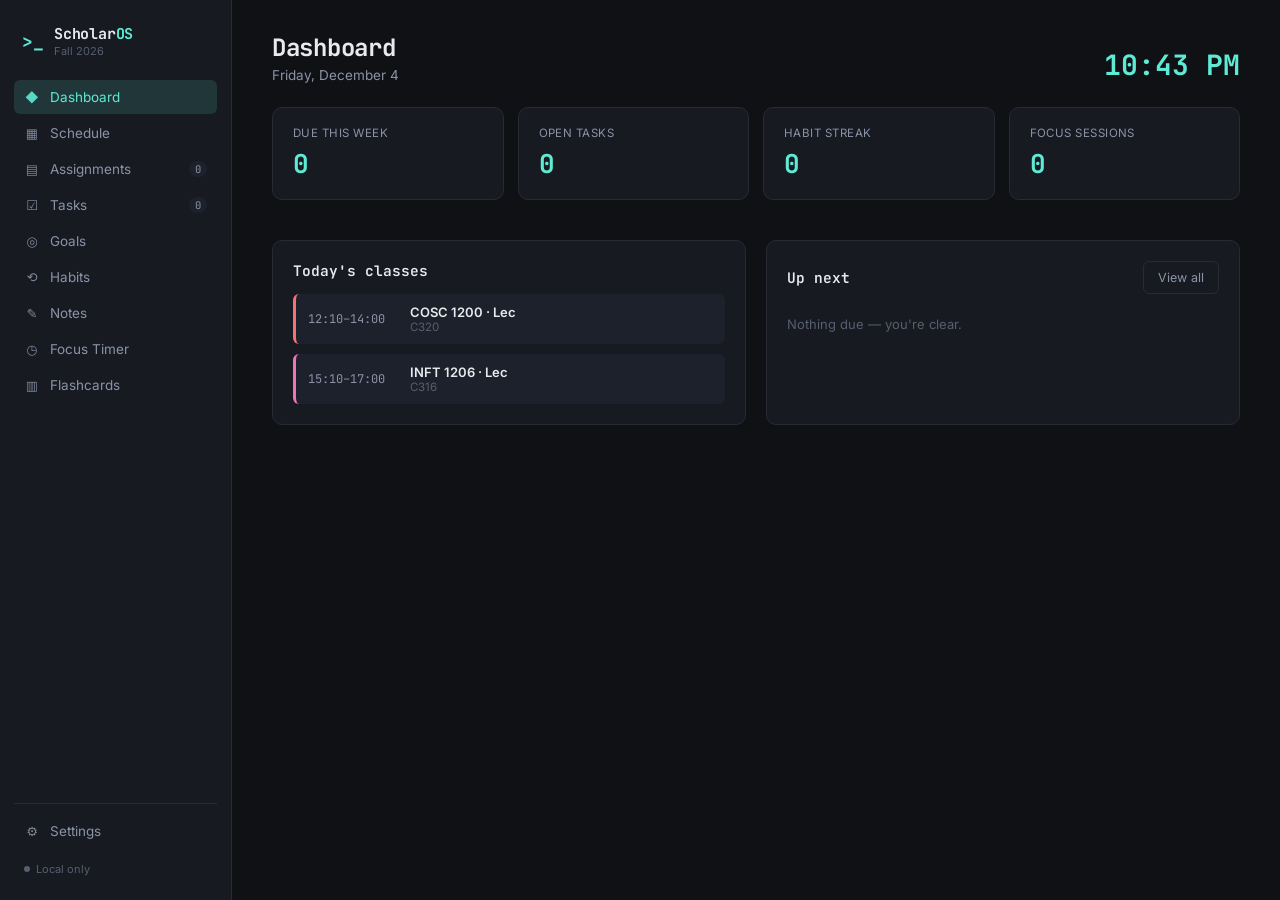
<file: index.html>
<!DOCTYPE html>
<html lang="en">
<head>
<meta charset="UTF-8">
<meta name="viewport" content="width=device-width, initial-scale=1.0, viewport-fit=cover">
<meta name="theme-color" content="#0F1115">
<title>Scholar OS</title>
<link rel="manifest" href="manifest.json">

<!-- iOS home screen support -->
<meta name="apple-mobile-web-app-capable" content="yes">
<meta name="apple-mobile-web-app-status-bar-style" content="black-translucent">
<meta name="apple-mobile-web-app-title" content="Scholar OS">
<link rel="apple-touch-icon" href="icons/icon-180.png">
<link rel="icon" type="image/png" sizes="32x32" href="icons/icon-32.png">
<link rel="icon" type="image/png" sizes="16x16" href="icons/icon-16.png">
<link rel="stylesheet" href="styles.css">
<link rel="preconnect" href="https://fonts.googleapis.com">
<link href="https://fonts.googleapis.com/css2?family=JetBrains+Mono:wght@400;500;600;700;800&family=Inter:wght@400;500;600;700&display=swap" rel="stylesheet">
</head>
<body>

<!-- Mobile top bar (sibling of app-shell on purpose — must never be a flex item of the sidebar/main row) -->
<div class="mobile-bar">
  <button id="menuToggle" class="menu-toggle">☰</button>
  <span class="brand-name-sm">Scholar<em>OS</em></span>
  <span class="mobile-clock" id="mobileClock"></span>
</div>

<div class="app-shell">

  <!-- Sidebar -->
  <nav class="sidebar" id="sidebar">
    <div class="brand">
      <span class="brand-mark">&gt;_</span>
      <div class="brand-text">
        <span class="brand-name">Scholar<em>OS</em></span>
        <span class="brand-term" id="brandTerm">Fall 2026</span>
      </div>
    </div>

    <div class="nav-group">
      <button class="nav-item active" data-view="dashboard">
        <span class="nav-ico">◆</span> Dashboard
      </button>
      <button class="nav-item" data-view="schedule">
        <span class="nav-ico">▦</span> Schedule
      </button>
      <button class="nav-item" data-view="assignments">
        <span class="nav-ico">▤</span> Assignments
        <span class="nav-badge" id="badgeAssignments">0</span>
      </button>
      <button class="nav-item" data-view="tasks">
        <span class="nav-ico">☑</span> Tasks
        <span class="nav-badge" id="badgeTasks">0</span>
      </button>
      <button class="nav-item" data-view="goals">
        <span class="nav-ico">◎</span> Goals
      </button>
      <button class="nav-item" data-view="habits">
        <span class="nav-ico">⟲</span> Habits
      </button>
      <button class="nav-item" data-view="notes">
        <span class="nav-ico">✎</span> Notes
      </button>
      <button class="nav-item" data-view="pomodoro">
        <span class="nav-ico">◷</span> Focus Timer
      </button>
      <button class="nav-item" data-view="flashcards">
        <span class="nav-ico">▥</span> Flashcards
      </button>
    </div>

    <div class="nav-footer">
      <button class="nav-item" data-view="settings">
        <span class="nav-ico">⚙</span> Settings
      </button>
      <div class="sync-status" id="syncStatus">
        <span class="dot"></span> Local only
      </div>
    </div>
  </nav>

  <!-- Main -->
  <main class="main">

    <!-- DASHBOARD -->
    <section class="view active" id="view-dashboard">
      <header class="view-header">
        <div>
          <h1>Dashboard</h1>
          <p class="sub" id="todayLine">Today</p>
        </div>
        <div class="clock-block">
          <span class="clock" id="clock">--:--</span>
        </div>
      </header>

      <div class="grid-cards">
        <div class="card stat">
          <span class="stat-label">Due this week</span>
          <span class="stat-num" id="statDueWeek">0</span>
        </div>
        <div class="card stat">
          <span class="stat-label">Open tasks</span>
          <span class="stat-num" id="statOpenTasks">0</span>
        </div>
        <div class="card stat">
          <span class="stat-label">Habit streak</span>
          <span class="stat-num" id="statStreak">0</span>
        </div>
        <div class="card stat">
          <span class="stat-label">Focus sessions</span>
          <span class="stat-num" id="statFocus">0</span>
        </div>
      </div>

      <div class="grid-two">
        <div class="card">
          <div class="card-head">
            <h2>Today's classes</h2>
          </div>
          <div id="todayClasses" class="today-classes"></div>
        </div>

        <div class="card">
          <div class="card-head">
            <h2>Up next</h2>
            <button class="btn-ghost" data-view-link="assignments">View all</button>
          </div>
          <div id="upcomingList" class="upcoming-list"></div>
        </div>
      </div>
    </section>

    <!-- SCHEDULE -->
    <section class="view" id="view-schedule">
      <header class="view-header">
        <div>
          <h1>Schedule</h1>
          <p class="sub" id="scheduleSub">DC Fall 2026 · Sep 8 – Dec 18</p>
        </div>
      </header>

      <div class="card schedule-card">
        <div class="timetable-wrap">
          <div class="timetable" id="timetable"></div>
        </div>
      </div>

      <div class="card">
        <div class="card-head"><h2>Online &amp; non-scheduled</h2></div>
        <div id="onlineCourses" class="online-list"></div>
      </div>
    </section>

    <!-- ASSIGNMENTS -->
    <section class="view" id="view-assignments">
      <header class="view-header">
        <div>
          <h1>Assignments</h1>
          <p class="sub">Everything due, sorted by deadline</p>
        </div>
        <button class="btn-primary" id="addAssignmentBtn">+ New</button>
      </header>
      <div class="card">
        <div id="assignmentsList" class="list"></div>
      </div>
    </section>

    <!-- TASKS -->
    <section class="view" id="view-tasks">
      <header class="view-header">
        <div>
          <h1>Tasks</h1>
          <p class="sub">Quick to-dos, not tied to a course</p>
        </div>
        <button class="btn-primary" id="addTaskBtn">+ New</button>
      </header>
      <div class="card">
        <div id="tasksList" class="list"></div>
      </div>
    </section>

    <!-- GOALS -->
    <section class="view" id="view-goals">
      <header class="view-header">
        <div>
          <h1>Goals</h1>
          <p class="sub">Term-length and long-term targets</p>
        </div>
        <button class="btn-primary" id="addGoalBtn">+ New</button>
      </header>
      <div class="card">
        <div id="goalsList" class="list"></div>
      </div>
    </section>

    <!-- HABITS -->
    <section class="view" id="view-habits">
      <header class="view-header">
        <div>
          <h1>Habits</h1>
          <p class="sub">Track daily consistency</p>
        </div>
        <button class="btn-primary" id="addHabitBtn">+ New</button>
      </header>
      <div class="card">
        <div id="habitsList" class="list"></div>
      </div>
    </section>

    <!-- NOTES -->
    <section class="view" id="view-notes">
      <header class="view-header">
        <div>
          <h1>Notes</h1>
          <p class="sub">Rich-text notes per course</p>
        </div>
        <button class="btn-primary" id="addNoteBtn">+ New</button>
      </header>
      <div class="notes-layout">
        <div class="card notes-side">
          <div id="notesList" class="notes-list"></div>
        </div>
        <div class="card notes-editor-card">
          <div class="editor-toolbar" id="editorToolbar">
            <button data-cmd="bold"><b>B</b></button>
            <button data-cmd="italic"><i>I</i></button>
            <button data-cmd="underline"><u>U</u></button>
            <button data-cmd="insertUnorderedList">• List</button>
            <button data-cmd="insertOrderedList">1. List</button>
            <button data-cmd="formatBlock" data-val="H3">H3</button>
          </div>
          <input type="text" id="noteTitleInput" class="note-title-input" placeholder="Note title">
          <select id="noteCourseSelect" class="note-course-select"></select>
          <div id="noteEditor" class="note-editor" contenteditable="true" placeholder="Start typing..."></div>
        </div>
      </div>
    </section>

    <!-- POMODORO -->
    <section class="view" id="view-pomodoro">
      <header class="view-header">
        <div>
          <h1>Focus Timer</h1>
          <p class="sub">Pomodoro-style focus sessions</p>
        </div>
      </header>
      <div class="pomodoro-wrap">
        <div class="card pomodoro-card">
          <div class="pomo-modes">
            <button class="pomo-mode active" data-mode="focus">Focus 25</button>
            <button class="pomo-mode" data-mode="short">Short break 5</button>
            <button class="pomo-mode" data-mode="long">Long break 15</button>
          </div>
          <div class="pomo-ring-wrap">
            <svg class="pomo-ring" viewBox="0 0 200 200">
              <circle class="pomo-ring-bg" cx="100" cy="100" r="90"></circle>
              <circle class="pomo-ring-fg" id="pomoRingFg" cx="100" cy="100" r="90"></circle>
            </svg>
            <div class="pomo-time" id="pomoTime">25:00</div>
          </div>
          <div class="pomo-controls">
            <button class="btn-ghost" id="pomoReset">Reset</button>
            <button class="btn-primary" id="pomoStart">Start</button>
          </div>
          <p class="pomo-sessions">Sessions today: <span id="pomoSessionsToday">0</span></p>
        </div>
      </div>
    </section>

    <!-- FLASHCARDS -->
    <section class="view" id="view-flashcards">
      <header class="view-header">
        <div>
          <h1>Flashcards</h1>
          <p class="sub">Build a deck, then study it</p>
        </div>
        <button class="btn-primary" id="addDeckBtn">+ New deck</button>
      </header>
      <div id="deckGrid" class="deck-grid"></div>

      <div class="card study-card hidden" id="studyCard">
        <div class="card-head">
          <h2 id="studyDeckTitle">Deck</h2>
          <button class="btn-ghost" id="closeStudy">Close</button>
        </div>
        <div class="flashcard" id="flashcard">
          <div class="flashcard-face" id="flashcardFace">Front</div>
        </div>
        <div class="flashcard-controls">
          <button class="btn-ghost" id="cardPrev">← Prev</button>
          <span id="cardProgress">1 / 1</span>
          <button class="btn-ghost" id="cardNext">Next →</button>
        </div>
      </div>
    </section>

    <!-- SETTINGS -->
    <section class="view" id="view-settings">
      <header class="view-header">
        <div>
          <h1>Settings</h1>
          <p class="sub">Data &amp; preferences</p>
        </div>
      </header>
      <div class="card">
        <div class="settings-row">
          <div>
            <h3>Notifications</h3>
            <p class="sub">Get reminders for due assignments</p>
          </div>
          <button class="btn-ghost" id="enableNotifs">Enable</button>
        </div>
        <div class="settings-row">
          <div>
            <h3>Export data</h3>
            <p class="sub">Download everything as JSON</p>
          </div>
          <button class="btn-ghost" id="exportData">Export</button>
        </div>
        <div class="settings-row">
          <div>
            <h3>Import data</h3>
            <p class="sub">Restore from a JSON export</p>
          </div>
          <input type="file" id="importFile" accept="application/json" class="hidden">
          <button class="btn-ghost" id="importData">Import</button>
        </div>
        <div class="settings-row danger">
          <div>
            <h3>Reset app</h3>
            <p class="sub">Erase all local data</p>
          </div>
          <button class="btn-danger" id="resetData">Reset</button>
        </div>
      </div>
    </section>

  </main>
</div>

<!-- Generic modal -->
<div class="modal-backdrop hidden" id="modalBackdrop">
  <div class="modal" id="modal"></div>
</div>

<div class="toast" id="toast"></div>

<script src="courses.js"></script>
<script src="app.js"></script>
</body>
</html>
</file>
<file: styles.css>
/* =========================================================
   Scholar OS — styles
   Palette: near-black slate + cyan/amber accent (dev-tool feel)
   ========================================================= */

:root{
  --bg: #0F1115;
  --surface: #171A21;
  --surface-2: #1D212B;
  --border: #262B36;
  --text: #E8EAED;
  --text-muted: #8B93A7;
  --text-faint: #565E70;

  --accent: #5EEAD4;
  --accent-dim: #5EEAD422;
  --amber: #F5A623;
  --success: #4ADE80;
  --danger: #F87171;

  --radius: 10px;
  --radius-sm: 6px;

  --font-display: 'JetBrains Mono', 'SF Mono', monospace;
  --font-body: 'Inter', system-ui, sans-serif;

  --sidebar-w: 232px;
}

*{ box-sizing: border-box; }

html, body{
  margin:0; padding:0;
  background: var(--bg);
  color: var(--text);
  font-family: var(--font-body);
  -webkit-font-smoothing: antialiased;
  height: 100%;
  width: 100%;
  max-width: 100%;
  overflow-x: hidden; /* safety net: nothing should ever cause page-level side-scroll */
}

/* JS-driven mobile state (set on <body> by app.js based on actual window width).
   This does not depend on @media query support/caching and always wins via !important,
   so the mobile layout can't silently fail to apply. */
body.is-mobile .sidebar{ display: none !important; }
body.is-mobile .sidebar.open{ display: flex !important; position: fixed !important; z-index: 50; height: 100vh; }
body.is-mobile .mobile-bar{ display: flex !important; }

button, input, select, textarea{ font-family: inherit; }

::selection{ background: var(--accent); color: #0F1115; }

::-webkit-scrollbar{ width: 10px; height: 10px; }
::-webkit-scrollbar-track{ background: transparent; }
::-webkit-scrollbar-thumb{ background: var(--border); border-radius: 8px; }
::-webkit-scrollbar-thumb:hover{ background: #34394633; }

.hidden{ display: none !important; }

/* ---------- App shell ---------- */
.app-shell{
  display: flex;
  min-height: 100vh;
}

/* ---------- Sidebar ---------- */
.sidebar{
  width: var(--sidebar-w);
  flex-shrink: 0;
  background: var(--surface);
  border-right: 1px solid var(--border);
  display: flex;
  flex-direction: column;
  padding: 20px 14px;
  position: sticky;
  top: 0;
  height: 100vh;
}

.brand{
  display: flex;
  align-items: center;
  gap: 10px;
  padding: 6px 8px 22px;
}
.brand-mark{
  font-family: var(--font-display);
  font-weight: 700;
  color: var(--accent);
  font-size: 18px;
}
.brand-text{ display:flex; flex-direction:column; line-height:1.15; }
.brand-name{
  font-family: var(--font-display);
  font-weight: 700;
  font-size: 15px;
  letter-spacing: -0.2px;
}
.brand-name em{ color: var(--accent); font-style: normal; }
.brand-term{
  font-size: 11px;
  color: var(--text-faint);
  margin-top: 2px;
}

.nav-group{ display:flex; flex-direction:column; gap: 2px; flex: 1; }

.nav-item{
  all: unset;
  display: flex;
  align-items: center;
  gap: 10px;
  padding: 9px 10px;
  border-radius: var(--radius-sm);
  color: var(--text-muted);
  font-size: 13.5px;
  cursor: pointer;
  transition: background .15s ease, color .15s ease;
  position: relative;
}
.nav-item:hover{ background: var(--surface-2); color: var(--text); }
.nav-item.active{ background: var(--accent-dim); color: var(--accent); }
.nav-ico{ width: 16px; text-align:center; font-size: 13px; opacity:.9; }
.nav-badge{
  margin-left: auto;
  background: var(--surface-2);
  color: var(--text-muted);
  font-size: 10.5px;
  padding: 1px 6px;
  border-radius: 20px;
  font-family: var(--font-display);
}
.nav-item.active .nav-badge{ background: #0F1115; color: var(--accent); }

.nav-footer{ display:flex; flex-direction:column; gap: 10px; padding-top: 10px; border-top: 1px solid var(--border); }
.sync-status{
  display:flex; align-items:center; gap: 6px;
  font-size: 11px; color: var(--text-faint);
  padding: 4px 10px;
}
.sync-status .dot{
  width:6px; height:6px; border-radius:50%;
  background: var(--text-faint);
}
.sync-status.online .dot{ background: var(--success); }

/* ---------- Mobile bar ---------- */
.mobile-bar{
  display: none;
  align-items: center;
  gap: 12px;
  padding: 14px 16px;
  background: var(--surface);
  border-bottom: 1px solid var(--border);
  position: sticky;
  top: 0;
  z-index: 20;
}
.menu-toggle{
  all: unset; cursor: pointer; font-size: 18px; color: var(--text);
}
.brand-name-sm{
  font-family: var(--font-display); font-weight: 700; font-size: 14px;
}
.brand-name-sm em{ color: var(--accent); font-style: normal; }
.mobile-clock{
  margin-left: auto;
  font-family: var(--font-display);
  font-size: 12px;
  color: var(--text-muted);
}

/* ---------- Main ---------- */
.main{
  flex: 1;
  padding: 32px 40px 80px;
  max-width: 1180px;
}

.view{ display: none; animation: fadeIn .25s ease; }
.view.active{ display: block; }

@keyframes fadeIn{ from{ opacity:0; transform: translateY(4px);} to{ opacity:1; transform:none; } }

.view-header{
  display: flex;
  align-items: flex-end;
  justify-content: space-between;
  margin-bottom: 24px;
  gap: 16px;
  flex-wrap: wrap;
}
.view-header h1{
  font-family: var(--font-display);
  font-size: 24px;
  margin: 0 0 4px;
  letter-spacing: -0.3px;
}
.sub{ color: var(--text-muted); font-size: 13.5px; margin: 0; }

.clock-block{ text-align:right; }
.clock{
  font-family: var(--font-display);
  font-size: 28px;
  color: var(--accent);
  font-weight: 700;
}

/* ---------- Buttons ---------- */
.btn-primary{
  all: unset; cursor:pointer;
  background: var(--accent);
  color: #0B1613;
  font-weight: 600;
  font-size: 13px;
  padding: 9px 16px;
  border-radius: var(--radius-sm);
  transition: filter .15s ease;
}
.btn-primary:hover{ filter: brightness(1.08); }

.btn-ghost{
  all: unset; cursor:pointer;
  color: var(--text-muted);
  border: 1px solid var(--border);
  font-size: 12.5px;
  padding: 8px 14px;
  border-radius: var(--radius-sm);
  transition: all .15s ease;
}
.btn-ghost:hover{ color: var(--text); border-color: var(--text-faint); }

.btn-danger{
  all: unset; cursor:pointer;
  color: var(--danger);
  border: 1px solid #F8717144;
  font-size: 12.5px;
  padding: 8px 14px;
  border-radius: var(--radius-sm);
}
.btn-danger:hover{ background: #F8717115; }

.icon-btn{
  all: unset; cursor: pointer; color: var(--text-faint);
  padding: 4px 6px; border-radius: 4px; font-size: 13px;
}
.icon-btn:hover{ color: var(--text); background: var(--surface-2); }

/* ---------- Cards ---------- */
.card{
  background: var(--surface);
  border: 1px solid var(--border);
  border-radius: var(--radius);
  padding: 20px;
  margin-bottom: 20px;
}
.card-head{
  display:flex; align-items:center; justify-content: space-between;
  margin-bottom: 14px;
}
.card-head h2{ font-size: 14.5px; margin: 0; font-family: var(--font-display); font-weight: 600; }

.grid-cards{
  display: grid;
  grid-template-columns: repeat(4, 1fr);
  gap: 14px;
  margin-bottom: 20px;
}
.card.stat{
  display: flex; flex-direction: column; gap: 6px;
  padding: 18px 20px;
}
.stat-label{ font-size: 11.5px; color: var(--text-muted); text-transform: uppercase; letter-spacing: .04em; }
.stat-num{ font-family: var(--font-display); font-size: 26px; font-weight: 700; color: var(--accent); }

.grid-two{
  display: grid;
  grid-template-columns: 1fr 1fr;
  gap: 20px;
}

/* ---------- Today classes / upcoming ---------- */
.today-classes{ display:flex; flex-direction:column; gap:10px; }
.today-classes .empty, .upcoming-list .empty{ color: var(--text-faint); font-size: 13px; padding: 8px 0;}
.class-row{
  display:flex; align-items:center; gap:10px;
  padding: 10px 12px;
  border-radius: var(--radius-sm);
  background: var(--surface-2);
  border-left: 3px solid var(--accent);
}
.class-row .time{ font-family: var(--font-display); font-size: 12px; color: var(--text-muted); min-width: 92px; }
.class-row .meta{ display:flex; flex-direction:column; }
.class-row .code{ font-weight: 600; font-size: 13px; }
.class-row .room{ font-size: 11.5px; color: var(--text-faint); }

.upcoming-list{ display:flex; flex-direction:column; gap:8px; }
.upcoming-row{
  display:flex; align-items:center; gap:10px;
  padding: 9px 4px;
  border-bottom: 1px solid var(--border);
  font-size: 13px;
}
.upcoming-row:last-child{ border-bottom:none; }
.upcoming-row .chip{ flex-shrink:0; }
.upcoming-row .title{ flex:1; }
.upcoming-row .due{ font-size: 11.5px; color: var(--text-faint); font-family: var(--font-display); }
.upcoming-row.overdue .due{ color: var(--danger); }

.chip{
  display:inline-flex; align-items:center;
  font-size: 10.5px; font-family: var(--font-display);
  padding: 2px 7px; border-radius: 4px;
  font-weight: 600;
}

/* ---------- Timetable ---------- */
.schedule-card{ overflow-x: auto; }
.timetable-wrap{ min-width: 720px; }
.timetable{
  display: grid;
  grid-template-columns: 56px repeat(5, 1fr);
  grid-auto-rows: 26px;
  position: relative;
}
.tt-head{
  font-family: var(--font-display);
  font-size: 11.5px;
  color: var(--text-muted);
  text-align:center;
  padding-bottom: 8px;
  border-bottom: 1px solid var(--border);
  position: sticky; top:0;
}
.tt-hourlabel{
  font-size: 10.5px; color: var(--text-faint);
  text-align: right; padding-right: 8px;
  font-family: var(--font-display);
  transform: translateY(-6px);
}
.tt-gridline{ border-top: 1px solid var(--border); grid-column: 2 / -1; }
.tt-block{
  border-radius: 6px;
  padding: 5px 7px;
  font-size: 11px;
  line-height: 1.3;
  color: #0B1613;
  overflow: hidden;
  cursor: default;
  margin: 1px 2px;
}
.tt-block .b-code{ font-weight: 700; font-family: var(--font-display); display:block; }
.tt-block .b-meta{ font-size: 10px; opacity: .85; }

.online-list{ display:flex; flex-wrap:wrap; gap: 8px; }
.online-chip{
  display:flex; flex-direction:column; gap:2px;
  padding: 8px 12px; border-radius: var(--radius-sm);
  background: var(--surface-2); border-left: 3px solid var(--accent);
  font-size: 12px; min-width: 180px;
}
.online-chip .code{ font-weight:700; font-family: var(--font-display); font-size:12px; }
.online-chip .title{ color: var(--text-muted); font-size: 11.5px; }

/* ---------- Lists (assignments/tasks/goals/habits) ---------- */
.list{ display:flex; flex-direction:column; gap: 8px; }
.list .empty{ color: var(--text-faint); font-size: 13px; padding: 20px 4px; text-align:center; }

.item-row{
  display:flex; align-items:center; gap: 12px;
  padding: 12px 14px;
  background: var(--surface-2);
  border-radius: var(--radius-sm);
  border: 1px solid transparent;
  transition: border-color .15s ease;
}
.item-row:hover{ border-color: var(--border); }
.item-row.done{ opacity: .5; }
.item-row.done .item-title{ text-decoration: line-through; }

.item-check{
  width: 18px; height: 18px; border-radius: 5px;
  border: 1.5px solid var(--text-faint);
  cursor: pointer; flex-shrink:0;
  display:flex; align-items:center; justify-content:center;
  font-size: 11px; color: var(--bg);
}
.item-check.checked{ background: var(--accent); border-color: var(--accent); }

.item-body{ flex:1; min-width:0; }
.item-title{ font-size: 13.5px; font-weight: 500; }
.item-sub{ font-size: 11.5px; color: var(--text-faint); margin-top: 2px; display:flex; gap:8px; align-items:center; flex-wrap:wrap; }

.item-actions{ display:flex; gap: 4px; }

.priority-dot{ width:7px; height:7px; border-radius:50%; flex-shrink:0; }
.priority-high{ background: var(--danger); }
.priority-med{ background: var(--amber); }
.priority-low{ background: var(--success); }

/* ---------- Goals / habits ---------- */
.goal-row .progress-track{
  height: 6px; background: var(--border); border-radius: 4px; overflow:hidden; margin-top:6px; width: 100%;
}
.goal-row .progress-fill{ height:100%; background: var(--accent); }

.habit-row .habit-days{ display:flex; gap:4px; margin-top:4px; }
.habit-dayflag{
  width:16px; height:16px; border-radius:4px; background: var(--border);
  font-size:0;
}
.habit-dayflag.filled{ background: var(--accent); }

/* ---------- Notes ---------- */
.notes-layout{
  display:grid; grid-template-columns: 260px 1fr; gap: 20px;
}
.notes-side{ padding: 12px; max-height: 640px; overflow-y:auto; }
.notes-list{ display:flex; flex-direction:column; gap:4px; }
.note-item{
  padding: 10px 12px; border-radius: var(--radius-sm); cursor:pointer;
  border: 1px solid transparent;
}
.note-item:hover{ background: var(--surface-2); }
.note-item.active{ background: var(--accent-dim); border-color: var(--accent); }
.note-item .n-title{ font-size:13px; font-weight:500; }
.note-item .n-meta{ font-size:11px; color:var(--text-faint); margin-top:2px; }

.notes-editor-card{ display:flex; flex-direction:column; gap:10px; min-height: 500px; }
.editor-toolbar{ display:flex; gap:6px; border-bottom:1px solid var(--border); padding-bottom:10px; }
.editor-toolbar button{
  all:unset; cursor:pointer; padding:5px 9px; border-radius:4px; font-size:12px;
  color: var(--text-muted); border: 1px solid var(--border);
}
.editor-toolbar button:hover{ color: var(--text); background: var(--surface-2); }
.note-title-input{
  all:unset; font-size: 18px; font-weight:700; font-family: var(--font-display);
  padding: 4px 0;
}
.note-course-select{
  background: var(--surface-2); border:1px solid var(--border); color: var(--text-muted);
  border-radius: var(--radius-sm); padding: 6px 10px; font-size:12px; width: fit-content;
}
.note-editor{
  flex:1; outline:none; font-size:14px; line-height:1.6; padding: 6px 2px;
}
.note-editor:empty:before{ content: attr(placeholder); color: var(--text-faint); }

/* ---------- Pomodoro ---------- */
.pomodoro-wrap{ display:flex; justify-content:center; }
.pomodoro-card{
  display:flex; flex-direction:column; align-items:center; gap: 18px;
  padding: 32px; max-width: 380px; width:100%;
}
.pomo-modes{ display:flex; gap:6px; background: var(--surface-2); padding:4px; border-radius: 8px; }
.pomo-mode{
  all:unset; cursor:pointer; font-size:11.5px; padding:7px 11px; border-radius:6px; color: var(--text-muted);
}
.pomo-mode.active{ background: var(--accent); color:#0B1613; font-weight:600; }

.pomo-ring-wrap{ position: relative; width: 220px; height: 220px; }
.pomo-ring{ width:100%; height:100%; transform: rotate(-90deg); }
.pomo-ring-bg{ fill:none; stroke: var(--border); stroke-width: 10; }
.pomo-ring-fg{
  fill:none; stroke: var(--accent); stroke-width: 10; stroke-linecap: round;
  stroke-dasharray: 565.48; stroke-dashoffset: 0;
  transition: stroke-dashoffset 1s linear;
}
.pomo-time{
  position:absolute; inset:0; display:flex; align-items:center; justify-content:center;
  font-family: var(--font-display); font-size: 38px; font-weight:700;
}
.pomo-controls{ display:flex; gap:10px; }
.pomo-sessions{ font-size:12px; color: var(--text-faint); }

/* ---------- Flashcards ---------- */
.deck-grid{
  display:grid; grid-template-columns: repeat(auto-fill, minmax(220px,1fr)); gap:14px; margin-bottom: 20px;
}
.deck-card{
  background: var(--surface); border:1px solid var(--border); border-radius: var(--radius);
  padding: 16px; cursor:pointer; transition: border-color .15s ease;
}
.deck-card:hover{ border-color: var(--accent); }
.deck-card h3{ font-size:14px; margin:0 0 4px; font-family: var(--font-display); }
.deck-card p{ font-size:11.5px; color: var(--text-faint); margin:0; }

.flashcard{
  height: 220px; border-radius: var(--radius); background: var(--surface-2);
  display:flex; align-items:center; justify-content:center; text-align:center;
  padding: 24px; cursor:pointer; font-size:17px; user-select:none;
  border: 1px solid var(--border);
}
.flashcard-controls{ display:flex; align-items:center; justify-content:space-between; margin-top: 14px; }
.flashcard-controls span{ font-size:12px; color: var(--text-faint); font-family: var(--font-display); }

/* ---------- Settings ---------- */
.settings-row{
  display:flex; align-items:center; justify-content:space-between;
  padding: 16px 4px; border-bottom: 1px solid var(--border);
  gap: 16px;
}
.settings-row:last-child{ border-bottom:none; }
.settings-row h3{ font-size: 13.5px; margin:0 0 2px; }
.settings-row.danger h3{ color: var(--danger); }

/* ---------- Modal ---------- */
.modal-backdrop{
  position: fixed; inset:0; background: #05060888;
  display:flex; align-items:center; justify-content:center;
  z-index: 100; backdrop-filter: blur(2px);
}
.modal{
  background: var(--surface); border:1px solid var(--border); border-radius: var(--radius);
  padding: 22px; width: 420px; max-width: 92vw; max-height: 86vh; overflow-y:auto;
}
.modal h3{ margin: 0 0 16px; font-family: var(--font-display); font-size: 16px; }
.form-row{ margin-bottom: 12px; display:flex; flex-direction:column; gap:6px; }
.form-row label{ font-size: 11.5px; color: var(--text-muted); }
.form-row input, .form-row select, .form-row textarea{
  background: var(--surface-2); border: 1px solid var(--border); color: var(--text);
  padding: 9px 10px; border-radius: var(--radius-sm); font-size: 13px; outline:none;
}
.form-row input:focus, .form-row select:focus, .form-row textarea:focus{ border-color: var(--accent); }
.form-row textarea{ resize: vertical; min-height: 60px; }
.modal-actions{ display:flex; justify-content:flex-end; gap:10px; margin-top: 16px; }

/* ---------- Toast ---------- */
.toast{
  position: fixed; bottom: 22px; left: 50%; transform: translateX(-50%) translateY(20px);
  background: var(--surface); border: 1px solid var(--border);
  padding: 11px 18px; border-radius: var(--radius-sm);
  font-size: 13px; opacity: 0; pointer-events:none;
  transition: all .25s ease;
  z-index: 200;
}
.toast.show{ opacity:1; transform: translateX(-50%) translateY(0); }

/* ---------- Responsive ---------- */
@media (max-width: 900px){
  .sidebar{ display:none; }
  .sidebar.open{
    display:flex; position:fixed; z-index:50; height:100vh;
  }
  .mobile-bar{ display:flex; }
  .main{ padding: 20px 16px 70px; }
  .grid-cards{ grid-template-columns: repeat(2,1fr); }
  .grid-two{ grid-template-columns: 1fr; }
  .notes-layout{ grid-template-columns: 1fr; }
  .notes-side{ max-height: 220px; }
}
</file>
<file: ScholarOS_FINAL/styles.css>
/* =========================================================
   Scholar OS — styles
   Palette: near-black slate + cyan/amber accent (dev-tool feel)
   ========================================================= */

:root{
  --bg: #0F1115;
  --surface: #171A21;
  --surface-2: #1D212B;
  --border: #262B36;
  --text: #E8EAED;
  --text-muted: #8B93A7;
  --text-faint: #565E70;

  --accent: #5EEAD4;
  --accent-dim: #5EEAD422;
  --amber: #F5A623;
  --success: #4ADE80;
  --danger: #F87171;

  --radius: 10px;
  --radius-sm: 6px;

  --font-display: 'JetBrains Mono', 'SF Mono', monospace;
  --font-body: 'Inter', system-ui, sans-serif;

  --sidebar-w: 232px;
}

*{ box-sizing: border-box; }

html, body{
  margin:0; padding:0;
  background: var(--bg);
  color: var(--text);
  font-family: var(--font-body);
  -webkit-font-smoothing: antialiased;
  height: 100%;
}

button, input, select, textarea{ font-family: inherit; }

::selection{ background: var(--accent); color: #0F1115; }

::-webkit-scrollbar{ width: 10px; height: 10px; }
::-webkit-scrollbar-track{ background: transparent; }
::-webkit-scrollbar-thumb{ background: var(--border); border-radius: 8px; }
::-webkit-scrollbar-thumb:hover{ background: #34394633; }

.hidden{ display: none !important; }

/* ---------- App shell ---------- */
.app-shell{
  display: flex;
  min-height: 100vh;
}

/* ---------- Sidebar ---------- */
.sidebar{
  width: var(--sidebar-w);
  flex-shrink: 0;
  background: var(--surface);
  border-right: 1px solid var(--border);
  display: flex;
  flex-direction: column;
  padding: 20px 14px;
  position: sticky;
  top: 0;
  height: 100vh;
}

.brand{
  display: flex;
  align-items: center;
  gap: 10px;
  padding: 6px 8px 22px;
}
.brand-mark{
  font-family: var(--font-display);
  font-weight: 700;
  color: var(--accent);
  font-size: 18px;
}
.brand-text{ display:flex; flex-direction:column; line-height:1.15; }
.brand-name{
  font-family: var(--font-display);
  font-weight: 700;
  font-size: 15px;
  letter-spacing: -0.2px;
}
.brand-name em{ color: var(--accent); font-style: normal; }
.brand-term{
  font-size: 11px;
  color: var(--text-faint);
  margin-top: 2px;
}

.nav-group{ display:flex; flex-direction:column; gap: 2px; flex: 1; }

.nav-item{
  all: unset;
  display: flex;
  align-items: center;
  gap: 10px;
  padding: 9px 10px;
  border-radius: var(--radius-sm);
  color: var(--text-muted);
  font-size: 13.5px;
  cursor: pointer;
  transition: background .15s ease, color .15s ease;
  position: relative;
}
.nav-item:hover{ background: var(--surface-2); color: var(--text); }
.nav-item.active{ background: var(--accent-dim); color: var(--accent); }
.nav-ico{ width: 16px; text-align:center; font-size: 13px; opacity:.9; }
.nav-badge{
  margin-left: auto;
  background: var(--surface-2);
  color: var(--text-muted);
  font-size: 10.5px;
  padding: 1px 6px;
  border-radius: 20px;
  font-family: var(--font-display);
}
.nav-item.active .nav-badge{ background: #0F1115; color: var(--accent); }

.nav-footer{ display:flex; flex-direction:column; gap: 10px; padding-top: 10px; border-top: 1px solid var(--border); }
.sync-status{
  display:flex; align-items:center; gap: 6px;
  font-size: 11px; color: var(--text-faint);
  padding: 4px 10px;
}
.sync-status .dot{
  width:6px; height:6px; border-radius:50%;
  background: var(--text-faint);
}
.sync-status.online .dot{ background: var(--success); }

/* ---------- Mobile bar ---------- */
.mobile-bar{
  display: none;
  align-items: center;
  gap: 12px;
  padding: 14px 16px;
  background: var(--surface);
  border-bottom: 1px solid var(--border);
  position: sticky;
  top: 0;
  z-index: 20;
}
.menu-toggle{
  all: unset; cursor: pointer; font-size: 18px; color: var(--text);
}
.brand-name-sm{
  font-family: var(--font-display); font-weight: 700; font-size: 14px;
}
.brand-name-sm em{ color: var(--accent); font-style: normal; }
.mobile-clock{
  margin-left: auto;
  font-family: var(--font-display);
  font-size: 12px;
  color: var(--text-muted);
}

/* ---------- Main ---------- */
.main{
  flex: 1;
  padding: 32px 40px 80px;
  max-width: 1180px;
}

.view{ display: none; animation: fadeIn .25s ease; }
.view.active{ display: block; }

@keyframes fadeIn{ from{ opacity:0; transform: translateY(4px);} to{ opacity:1; transform:none; } }

.view-header{
  display: flex;
  align-items: flex-end;
  justify-content: space-between;
  margin-bottom: 24px;
  gap: 16px;
  flex-wrap: wrap;
}
.view-header h1{
  font-family: var(--font-display);
  font-size: 24px;
  margin: 0 0 4px;
  letter-spacing: -0.3px;
}
.sub{ color: var(--text-muted); font-size: 13.5px; margin: 0; }

.clock-block{ text-align:right; }
.clock{
  font-family: var(--font-display);
  font-size: 28px;
  color: var(--accent);
  font-weight: 700;
}

/* ---------- Buttons ---------- */
.btn-primary{
  all: unset; cursor:pointer;
  background: var(--accent);
  color: #0B1613;
  font-weight: 600;
  font-size: 13px;
  padding: 9px 16px;
  border-radius: var(--radius-sm);
  transition: filter .15s ease;
}
.btn-primary:hover{ filter: brightness(1.08); }

.btn-ghost{
  all: unset; cursor:pointer;
  color: var(--text-muted);
  border: 1px solid var(--border);
  font-size: 12.5px;
  padding: 8px 14px;
  border-radius: var(--radius-sm);
  transition: all .15s ease;
}
.btn-ghost:hover{ color: var(--text); border-color: var(--text-faint); }

.btn-danger{
  all: unset; cursor:pointer;
  color: var(--danger);
  border: 1px solid #F8717144;
  font-size: 12.5px;
  padding: 8px 14px;
  border-radius: var(--radius-sm);
}
.btn-danger:hover{ background: #F8717115; }

.icon-btn{
  all: unset; cursor: pointer; color: var(--text-faint);
  padding: 4px 6px; border-radius: 4px; font-size: 13px;
}
.icon-btn:hover{ color: var(--text); background: var(--surface-2); }

/* ---------- Cards ---------- */
.card{
  background: var(--surface);
  border: 1px solid var(--border);
  border-radius: var(--radius);
  padding: 20px;
  margin-bottom: 20px;
}
.card-head{
  display:flex; align-items:center; justify-content: space-between;
  margin-bottom: 14px;
}
.card-head h2{ font-size: 14.5px; margin: 0; font-family: var(--font-display); font-weight: 600; }

.grid-cards{
  display: grid;
  grid-template-columns: repeat(4, 1fr);
  gap: 14px;
  margin-bottom: 20px;
}
.card.stat{
  display: flex; flex-direction: column; gap: 6px;
  padding: 18px 20px;
}
.stat-label{ font-size: 11.5px; color: var(--text-muted); text-transform: uppercase; letter-spacing: .04em; }
.stat-num{ font-family: var(--font-display); font-size: 26px; font-weight: 700; color: var(--accent); }

.grid-two{
  display: grid;
  grid-template-columns: 1fr 1fr;
  gap: 20px;
}

/* ---------- Today classes / upcoming ---------- */
.today-classes{ display:flex; flex-direction:column; gap:10px; }
.today-classes .empty, .upcoming-list .empty{ color: var(--text-faint); font-size: 13px; padding: 8px 0;}
.class-row{
  display:flex; align-items:center; gap:10px;
  padding: 10px 12px;
  border-radius: var(--radius-sm);
  background: var(--surface-2);
  border-left: 3px solid var(--accent);
}
.class-row .time{ font-family: var(--font-display); font-size: 12px; color: var(--text-muted); min-width: 92px; }
.class-row .meta{ display:flex; flex-direction:column; }
.class-row .code{ font-weight: 600; font-size: 13px; }
.class-row .room{ font-size: 11.5px; color: var(--text-faint); }

.upcoming-list{ display:flex; flex-direction:column; gap:8px; }
.upcoming-row{
  display:flex; align-items:center; gap:10px;
  padding: 9px 4px;
  border-bottom: 1px solid var(--border);
  font-size: 13px;
}
.upcoming-row:last-child{ border-bottom:none; }
.upcoming-row .chip{ flex-shrink:0; }
.upcoming-row .title{ flex:1; }
.upcoming-row .due{ font-size: 11.5px; color: var(--text-faint); font-family: var(--font-display); }
.upcoming-row.overdue .due{ color: var(--danger); }

.chip{
  display:inline-flex; align-items:center;
  font-size: 10.5px; font-family: var(--font-display);
  padding: 2px 7px; border-radius: 4px;
  font-weight: 600;
}

/* ---------- Timetable ---------- */
.schedule-card{ overflow-x: auto; }
.timetable-wrap{ min-width: 720px; }
.timetable{
  display: grid;
  grid-template-columns: 56px repeat(5, 1fr);
  grid-auto-rows: 26px;
  position: relative;
}
.tt-head{
  font-family: var(--font-display);
  font-size: 11.5px;
  color: var(--text-muted);
  text-align:center;
  padding-bottom: 8px;
  border-bottom: 1px solid var(--border);
  position: sticky; top:0;
}
.tt-hourlabel{
  font-size: 10.5px; color: var(--text-faint);
  text-align: right; padding-right: 8px;
  font-family: var(--font-display);
  transform: translateY(-6px);
}
.tt-gridline{ border-top: 1px solid var(--border); grid-column: 2 / -1; }
.tt-block{
  border-radius: 6px;
  padding: 5px 7px;
  font-size: 11px;
  line-height: 1.3;
  color: #0B1613;
  overflow: hidden;
  cursor: default;
  margin: 1px 2px;
}
.tt-block .b-code{ font-weight: 700; font-family: var(--font-display); display:block; }
.tt-block .b-meta{ font-size: 10px; opacity: .85; }

.online-list{ display:flex; flex-wrap:wrap; gap: 8px; }
.online-chip{
  display:flex; flex-direction:column; gap:2px;
  padding: 8px 12px; border-radius: var(--radius-sm);
  background: var(--surface-2); border-left: 3px solid var(--accent);
  font-size: 12px; min-width: 180px;
}
.online-chip .code{ font-weight:700; font-family: var(--font-display); font-size:12px; }
.online-chip .title{ color: var(--text-muted); font-size: 11.5px; }

/* ---------- Lists (assignments/tasks/goals/habits) ---------- */
.list{ display:flex; flex-direction:column; gap: 8px; }
.list .empty{ color: var(--text-faint); font-size: 13px; padding: 20px 4px; text-align:center; }

.item-row{
  display:flex; align-items:center; gap: 12px;
  padding: 12px 14px;
  background: var(--surface-2);
  border-radius: var(--radius-sm);
  border: 1px solid transparent;
  transition: border-color .15s ease;
}
.item-row:hover{ border-color: var(--border); }
.item-row.done{ opacity: .5; }
.item-row.done .item-title{ text-decoration: line-through; }

.item-check{
  width: 18px; height: 18px; border-radius: 5px;
  border: 1.5px solid var(--text-faint);
  cursor: pointer; flex-shrink:0;
  display:flex; align-items:center; justify-content:center;
  font-size: 11px; color: var(--bg);
}
.item-check.checked{ background: var(--accent); border-color: var(--accent); }

.item-body{ flex:1; min-width:0; }
.item-title{ font-size: 13.5px; font-weight: 500; }
.item-sub{ font-size: 11.5px; color: var(--text-faint); margin-top: 2px; display:flex; gap:8px; align-items:center; flex-wrap:wrap; }

.item-actions{ display:flex; gap: 4px; }

.priority-dot{ width:7px; height:7px; border-radius:50%; flex-shrink:0; }
.priority-high{ background: var(--danger); }
.priority-med{ background: var(--amber); }
.priority-low{ background: var(--success); }

/* ---------- Goals / habits ---------- */
.goal-row .progress-track{
  height: 6px; background: var(--border); border-radius: 4px; overflow:hidden; margin-top:6px; width: 100%;
}
.goal-row .progress-fill{ height:100%; background: var(--accent); }

.habit-row .habit-days{ display:flex; gap:4px; margin-top:4px; }
.habit-dayflag{
  width:16px; height:16px; border-radius:4px; background: var(--border);
  font-size:0;
}
.habit-dayflag.filled{ background: var(--accent); }

/* ---------- Notes ---------- */
.notes-layout{
  display:grid; grid-template-columns: 260px 1fr; gap: 20px;
}
.notes-side{ padding: 12px; max-height: 640px; overflow-y:auto; }
.notes-list{ display:flex; flex-direction:column; gap:4px; }
.note-item{
  padding: 10px 12px; border-radius: var(--radius-sm); cursor:pointer;
  border: 1px solid transparent;
}
.note-item:hover{ background: var(--surface-2); }
.note-item.active{ background: var(--accent-dim); border-color: var(--accent); }
.note-item .n-title{ font-size:13px; font-weight:500; }
.note-item .n-meta{ font-size:11px; color:var(--text-faint); margin-top:2px; }

.notes-editor-card{ display:flex; flex-direction:column; gap:10px; min-height: 500px; }
.editor-toolbar{ display:flex; gap:6px; border-bottom:1px solid var(--border); padding-bottom:10px; }
.editor-toolbar button{
  all:unset; cursor:pointer; padding:5px 9px; border-radius:4px; font-size:12px;
  color: var(--text-muted); border: 1px solid var(--border);
}
.editor-toolbar button:hover{ color: var(--text); background: var(--surface-2); }
.note-title-input{
  all:unset; font-size: 18px; font-weight:700; font-family: var(--font-display);
  padding: 4px 0;
}
.note-course-select{
  background: var(--surface-2); border:1px solid var(--border); color: var(--text-muted);
  border-radius: var(--radius-sm); padding: 6px 10px; font-size:12px; width: fit-content;
}
.note-editor{
  flex:1; outline:none; font-size:14px; line-height:1.6; padding: 6px 2px;
}
.note-editor:empty:before{ content: attr(placeholder); color: var(--text-faint); }

/* ---------- Pomodoro ---------- */
.pomodoro-wrap{ display:flex; justify-content:center; }
.pomodoro-card{
  display:flex; flex-direction:column; align-items:center; gap: 18px;
  padding: 32px; max-width: 380px; width:100%;
}
.pomo-modes{ display:flex; gap:6px; background: var(--surface-2); padding:4px; border-radius: 8px; }
.pomo-mode{
  all:unset; cursor:pointer; font-size:11.5px; padding:7px 11px; border-radius:6px; color: var(--text-muted);
}
.pomo-mode.active{ background: var(--accent); color:#0B1613; font-weight:600; }

.pomo-ring-wrap{ position: relative; width: 220px; height: 220px; }
.pomo-ring{ width:100%; height:100%; transform: rotate(-90deg); }
.pomo-ring-bg{ fill:none; stroke: var(--border); stroke-width: 10; }
.pomo-ring-fg{
  fill:none; stroke: var(--accent); stroke-width: 10; stroke-linecap: round;
  stroke-dasharray: 565.48; stroke-dashoffset: 0;
  transition: stroke-dashoffset 1s linear;
}
.pomo-time{
  position:absolute; inset:0; display:flex; align-items:center; justify-content:center;
  font-family: var(--font-display); font-size: 38px; font-weight:700;
}
.pomo-controls{ display:flex; gap:10px; }
.pomo-sessions{ font-size:12px; color: var(--text-faint); }

/* ---------- Flashcards ---------- */
.deck-grid{
  display:grid; grid-template-columns: repeat(auto-fill, minmax(220px,1fr)); gap:14px; margin-bottom: 20px;
}
.deck-card{
  background: var(--surface); border:1px solid var(--border); border-radius: var(--radius);
  padding: 16px; cursor:pointer; transition: border-color .15s ease;
}
.deck-card:hover{ border-color: var(--accent); }
.deck-card h3{ font-size:14px; margin:0 0 4px; font-family: var(--font-display); }
.deck-card p{ font-size:11.5px; color: var(--text-faint); margin:0; }

.flashcard{
  height: 220px; border-radius: var(--radius); background: var(--surface-2);
  display:flex; align-items:center; justify-content:center; text-align:center;
  padding: 24px; cursor:pointer; font-size:17px; user-select:none;
  border: 1px solid var(--border);
}
.flashcard-controls{ display:flex; align-items:center; justify-content:space-between; margin-top: 14px; }
.flashcard-controls span{ font-size:12px; color: var(--text-faint); font-family: var(--font-display); }

/* ---------- Settings ---------- */
.settings-row{
  display:flex; align-items:center; justify-content:space-between;
  padding: 16px 4px; border-bottom: 1px solid var(--border);
  gap: 16px;
}
.settings-row:last-child{ border-bottom:none; }
.settings-row h3{ font-size: 13.5px; margin:0 0 2px; }
.settings-row.danger h3{ color: var(--danger); }

/* ---------- Modal ---------- */
.modal-backdrop{
  position: fixed; inset:0; background: #05060888;
  display:flex; align-items:center; justify-content:center;
  z-index: 100; backdrop-filter: blur(2px);
}
.modal{
  background: var(--surface); border:1px solid var(--border); border-radius: var(--radius);
  padding: 22px; width: 420px; max-width: 92vw; max-height: 86vh; overflow-y:auto;
}
.modal h3{ margin: 0 0 16px; font-family: var(--font-display); font-size: 16px; }
.form-row{ margin-bottom: 12px; display:flex; flex-direction:column; gap:6px; }
.form-row label{ font-size: 11.5px; color: var(--text-muted); }
.form-row input, .form-row select, .form-row textarea{
  background: var(--surface-2); border: 1px solid var(--border); color: var(--text);
  padding: 9px 10px; border-radius: var(--radius-sm); font-size: 13px; outline:none;
}
.form-row input:focus, .form-row select:focus, .form-row textarea:focus{ border-color: var(--accent); }
.form-row textarea{ resize: vertical; min-height: 60px; }
.modal-actions{ display:flex; justify-content:flex-end; gap:10px; margin-top: 16px; }

/* ---------- Toast ---------- */
.toast{
  position: fixed; bottom: 22px; left: 50%; transform: translateX(-50%) translateY(20px);
  background: var(--surface); border: 1px solid var(--border);
  padding: 11px 18px; border-radius: var(--radius-sm);
  font-size: 13px; opacity: 0; pointer-events:none;
  transition: all .25s ease;
  z-index: 200;
}
.toast.show{ opacity:1; transform: translateX(-50%) translateY(0); }

/* ---------- Responsive ---------- */
@media (max-width: 900px){
  .sidebar{ display:none; }
  .sidebar.open{
    display:flex; position:fixed; z-index:50; height:100vh;
  }
  .mobile-bar{ display:flex; }
  .main{ padding: 20px 16px 70px; }
  .grid-cards{ grid-template-columns: repeat(2,1fr); }
  .grid-two{ grid-template-columns: 1fr; }
  .notes-layout{ grid-template-columns: 1fr; }
  .notes-side{ max-height: 220px; }
}
</file>
